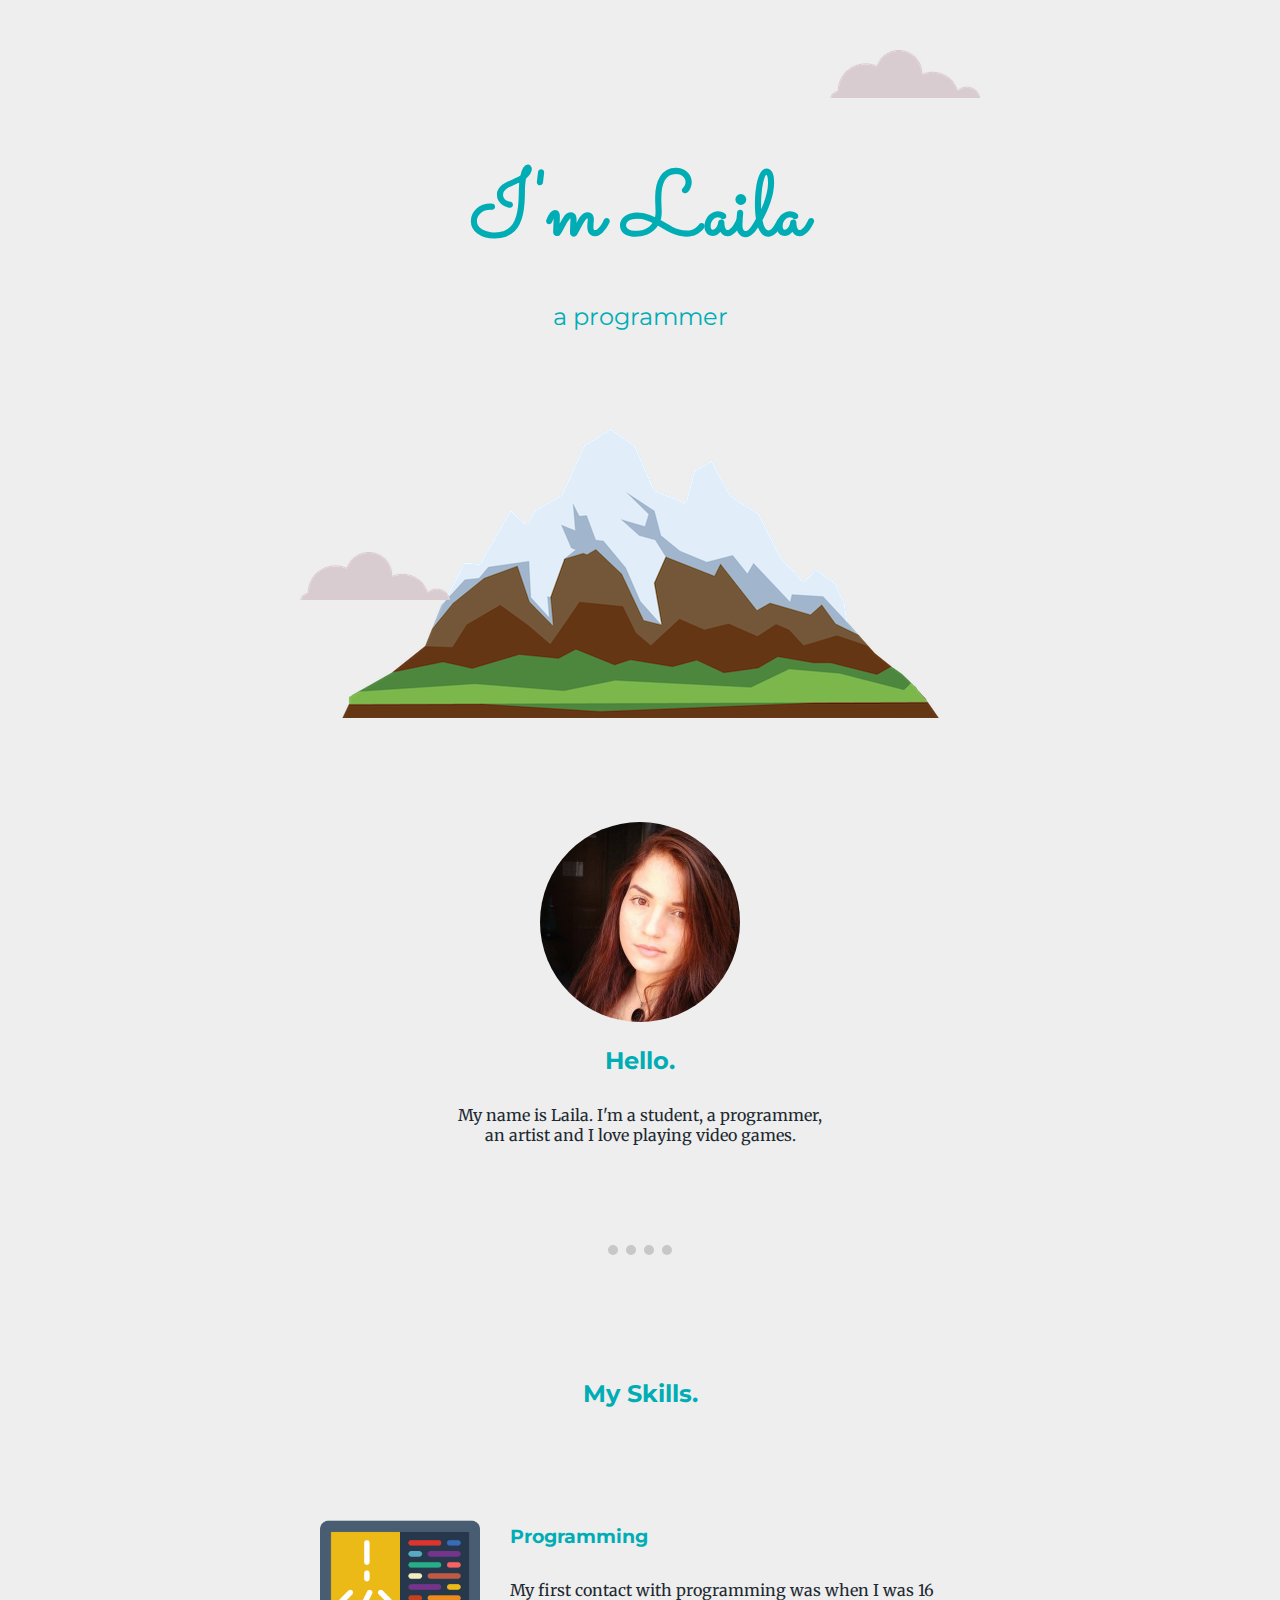
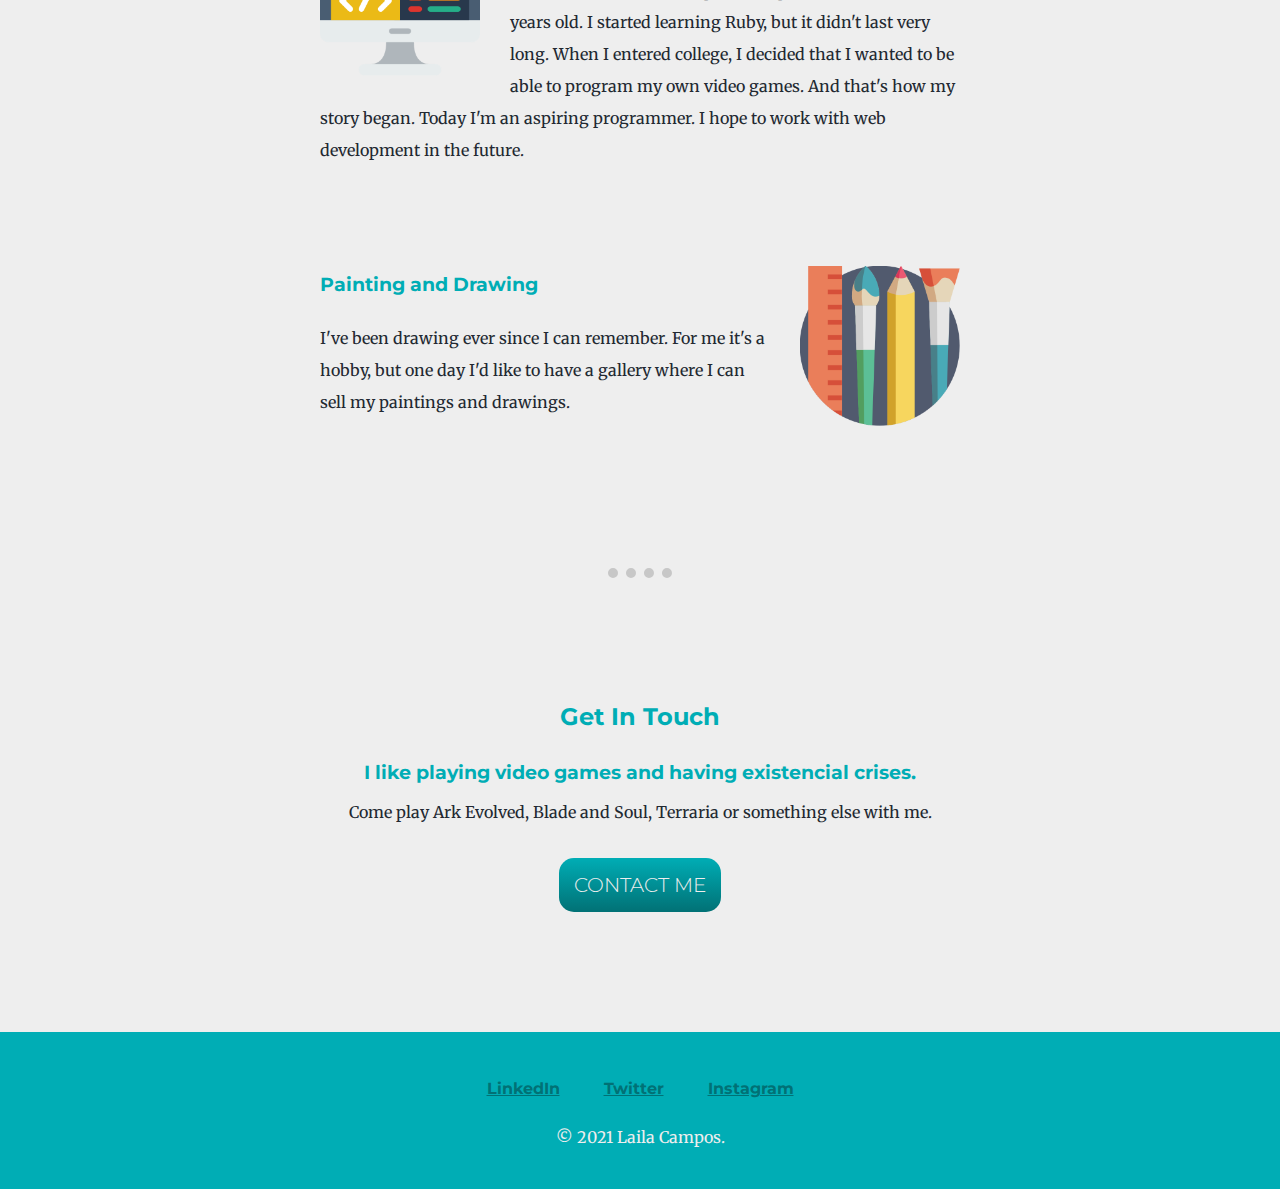
<file: index.html>
<!DOCTYPE html>
<html lang="en">
<head>
    <meta charset="UTF-8">
    <meta name="viewport" content="width=device-width, initial-scale=1.0">
    <title>Laila</title>
    <link rel="stylesheet" href="css/styles.css">
    <link rel="icon" href="favicon_plant.ico">
    <link href="https://fonts.googleapis.com/css2?family=Merriweather&family=Montserrat&family=Sacramento&display=swap" rel="stylesheet">
</head>
<body>
    <div class="top-container">
        <img class="top-cloud" src="images/cloud.png" alt="cloud-img">
        <h1>I'm Laila</h1>
        <h2 id="subtitle">a programmer</h2>
        <img class="botton-cloud" src="images/cloud.png" alt="cloud-img">
        <img src="images/mountain.png" alt="mountain-img">
    </div>
    
    <div class="middle-container">
        <div class="profile">
          <img class="profile-image" src="images/profile.png" alt="laila-profile">
          <h2>Hello.</h2>
          <p class="intro">My name is Laila. I'm a student, a programmer, an artist and I love playing video games.</p>
        </div>
        <hr class="linebreak">
        <div class="skills">
          <h2>My Skills.</h2>
          <div class="skill-row">
            <img class="programming-image" src="images/programming.png" alt="programming-image">
            <h3>Programming</h3>
            <p>My first contact with programming was when I was 16 years old. I started learning Ruby, but it didn't last very long. 
                When I entered college, I decided that I wanted to be able to program my own video games. 
                And that's how my story began. Today I'm an aspiring programmer. I hope to work with web development in the future.</p>
          </div>
          <div class="skill-row">
            <img class="drawing-image" src="images/drawing.png" alt="drawing-image">
            <h3>Painting and Drawing</h3>
            <p>I've been drawing ever since I can remember. For me it's a hobby, but one day I'd like to have a gallery where I can sell my paintings and drawings.</p>
          </div>
        </div>
        <hr class="linebreak">
        <div class="contact-me">
          <h2>Get In Touch</h2>
          <h3>I like playing video games and having existencial crises.</h3>
          <p>Come play Ark Evolved, Blade and Soul, Terraria or something else with me.</p>
          <a class="btn" href="mailto:enders.game1990@email.com">CONTACT ME</a>
        </div>
      </div>
      
      
      <div class="bottom-container">
        <a class="footer-link" href="https://www.linkedin.com/in/laila-campos-8a991496/">LinkedIn</a>
        <a class="footer-link" href="https://twitter.com/lai112358">Twitter</a>
        <a class="footer-link" href="https://www.instagram.com/lailarhc/">Instagram</a>
        <p class="copyright">© 2021 Laila Campos.</p>
      </div>
      
</body>
</html>
</file>
<file: css/styles.css>
a {
    color: #017175;
    font-family: 'Montserrat', sans-serif;
    font-weight: bold;
    padding: 20px;
}

body {
    background-color: #eeeeee;
    color: #222831;
    font-family: 'Merriweather', serif;
    margin: 0px;
    text-align: center;
}

div {
    margin: 0px;
}

h1 {
    color: #00adb5;
    margin: 50px auto 0 auto;
    font-family: 'Sacramento', cursive;
    font-size: 5.625rem;
}

h2 {
    color: #00adb5;
    font-family: 'Montserrat', sans-serif;
    padding-bottom: 10px;
}

h3 {
    color: #00adb5;
    font-family: 'Montserrat', sans-serif;
}

/*Classes*/

.botton-cloud {
    position: absolute;
    left: 300px;
    bottom: 300px;
}

.bottom-container {
    background-color: #00adb5;
    line-height: 2;
    padding: 40px 40px 20px 40px;
}

.btn {
    background: #00ADB5;
    background-image: -webkit-linear-gradient(top, #00ADB5, #017175);
    background-image: -moz-linear-gradient(top, #00ADB5, #017175);
    background-image: -ms-linear-gradient(top, #00ADB5, #017175);
    background-image: -o-linear-gradient(top, #00ADB5, #017175);
    background-image: -webkit-gradient(to bottom, #00ADB5, #017175);
    -webkit-border-radius: 15px;
    -moz-border-radius: 15px;
    border-radius: 15px;
    color: #EEEEEE;
    font-family: 'Montserrat', sans-serif;
    font-size: 20px;
    font-weight: 300;
    padding: 15px;
    text-decoration: none;
    display: inline-block;
    cursor: pointer;
    text-align: center;
    margin: 20px;
 }
 
 .btn:hover {
    background: #017175;
    background-image: -webkit-linear-gradient(top, #017175, #00ADB5);
    background-image: -moz-linear-gradient(top, #017175, #00ADB5);
    background-image: -ms-linear-gradient(top, #017175, #00ADB5);
    background-image: -o-linear-gradient(top, #017175, #00ADB5);
    background-image: -webkit-gradient(to bottom, #017175, #00ADB5);
    -webkit-border-radius: 20px;
    -moz-border-radius: 20px;
    border-radius: 20px;
    text-decoration: none;
 }

 .copyright {
     color: #eeeeee;
 }

.drawing-image {
    float: right;
    margin-left: 30px;
    width: 25%;
}

.intro {
    margin: auto;
    width: 30%;
}

.linebreak {
    border-style: dotted none none none;
    border-width: 10px;
    color: #c7c7c7;
    display: inline-block;
    margin: 100px;
    width: 5%;
}

.middle-container {
    padding: 100px 0;
}

.programming-image {
    float: left;
    margin-right: 30px;
    width: 25%;
}

.skill-row {
    line-height: 2;
    margin: 100px auto 50px auto;
    text-align: left;
    width: 50%;
}

.top-cloud {
    position: absolute;
    right: 300px;
    top: 50px;
}

.top-container {
    padding-top: 100px;
}

/*Ids*/
#subtitle {
    font-weight: normal;
}
</file>
